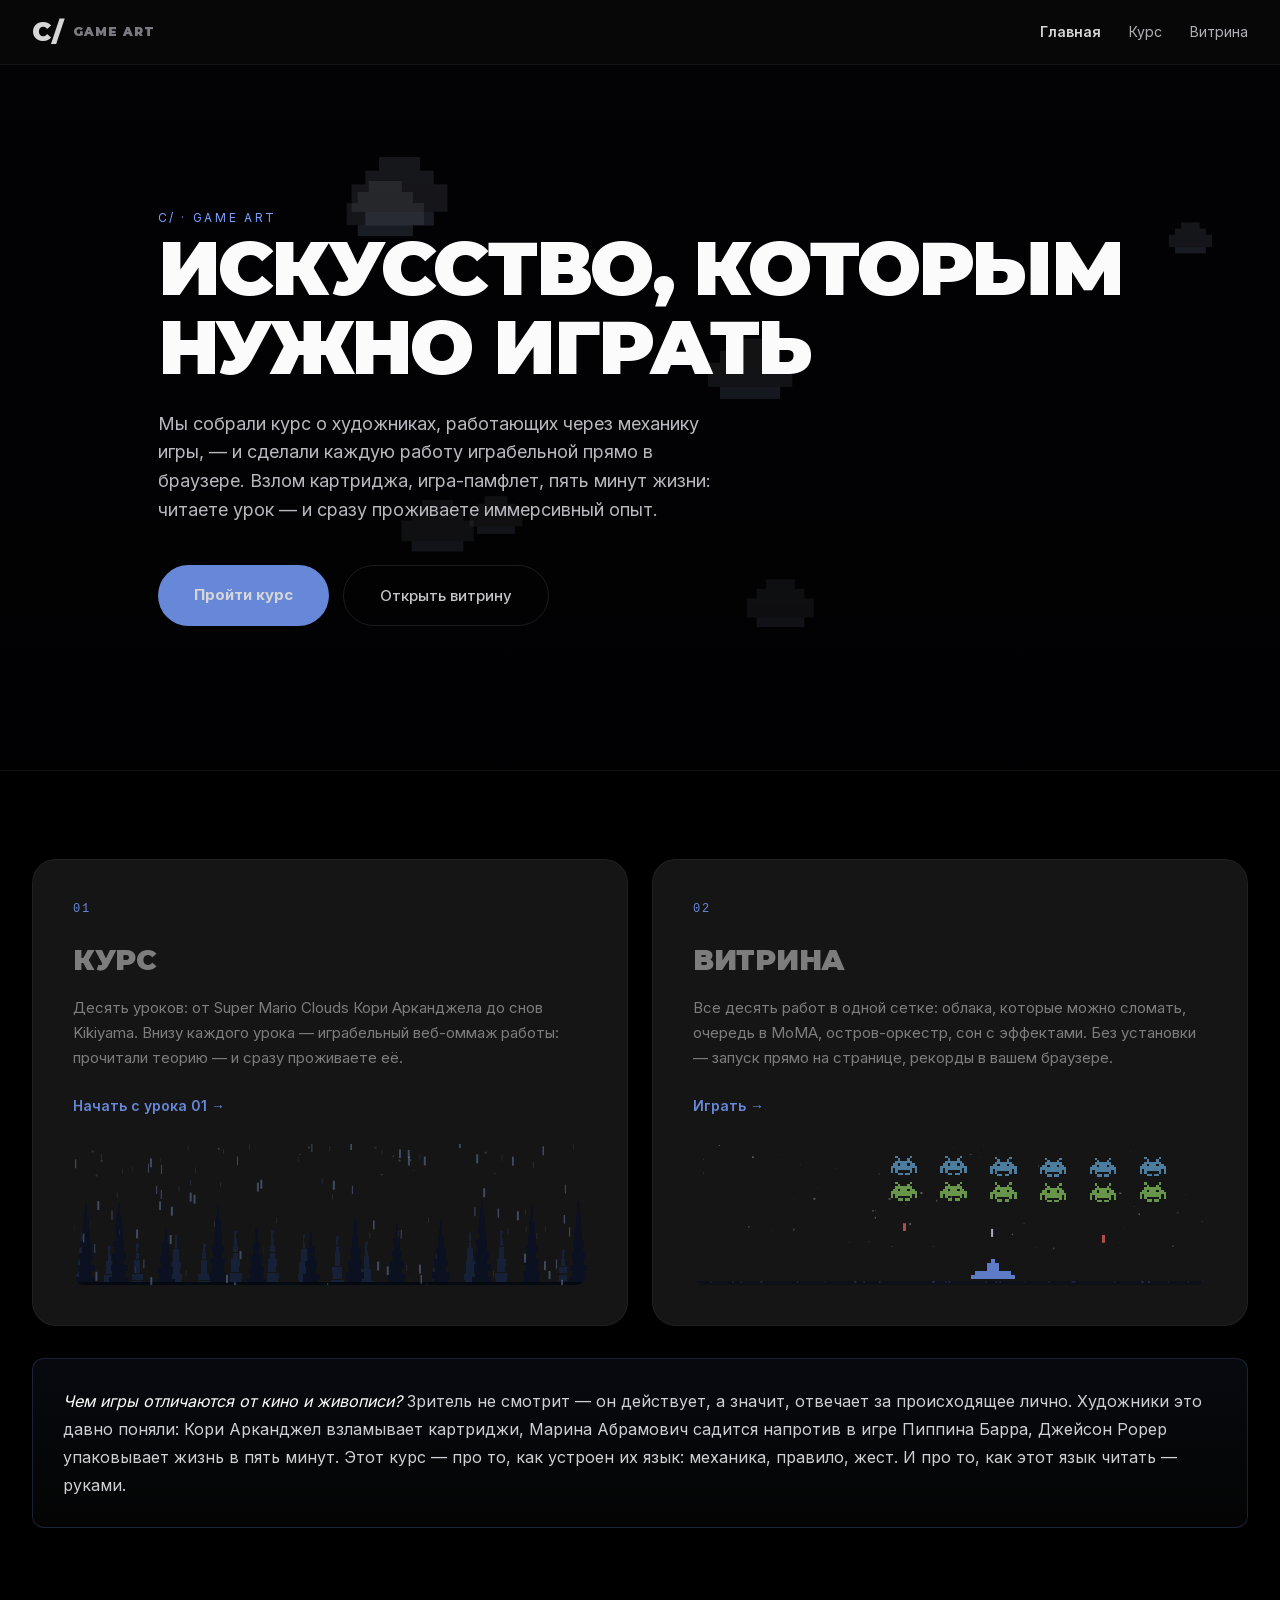
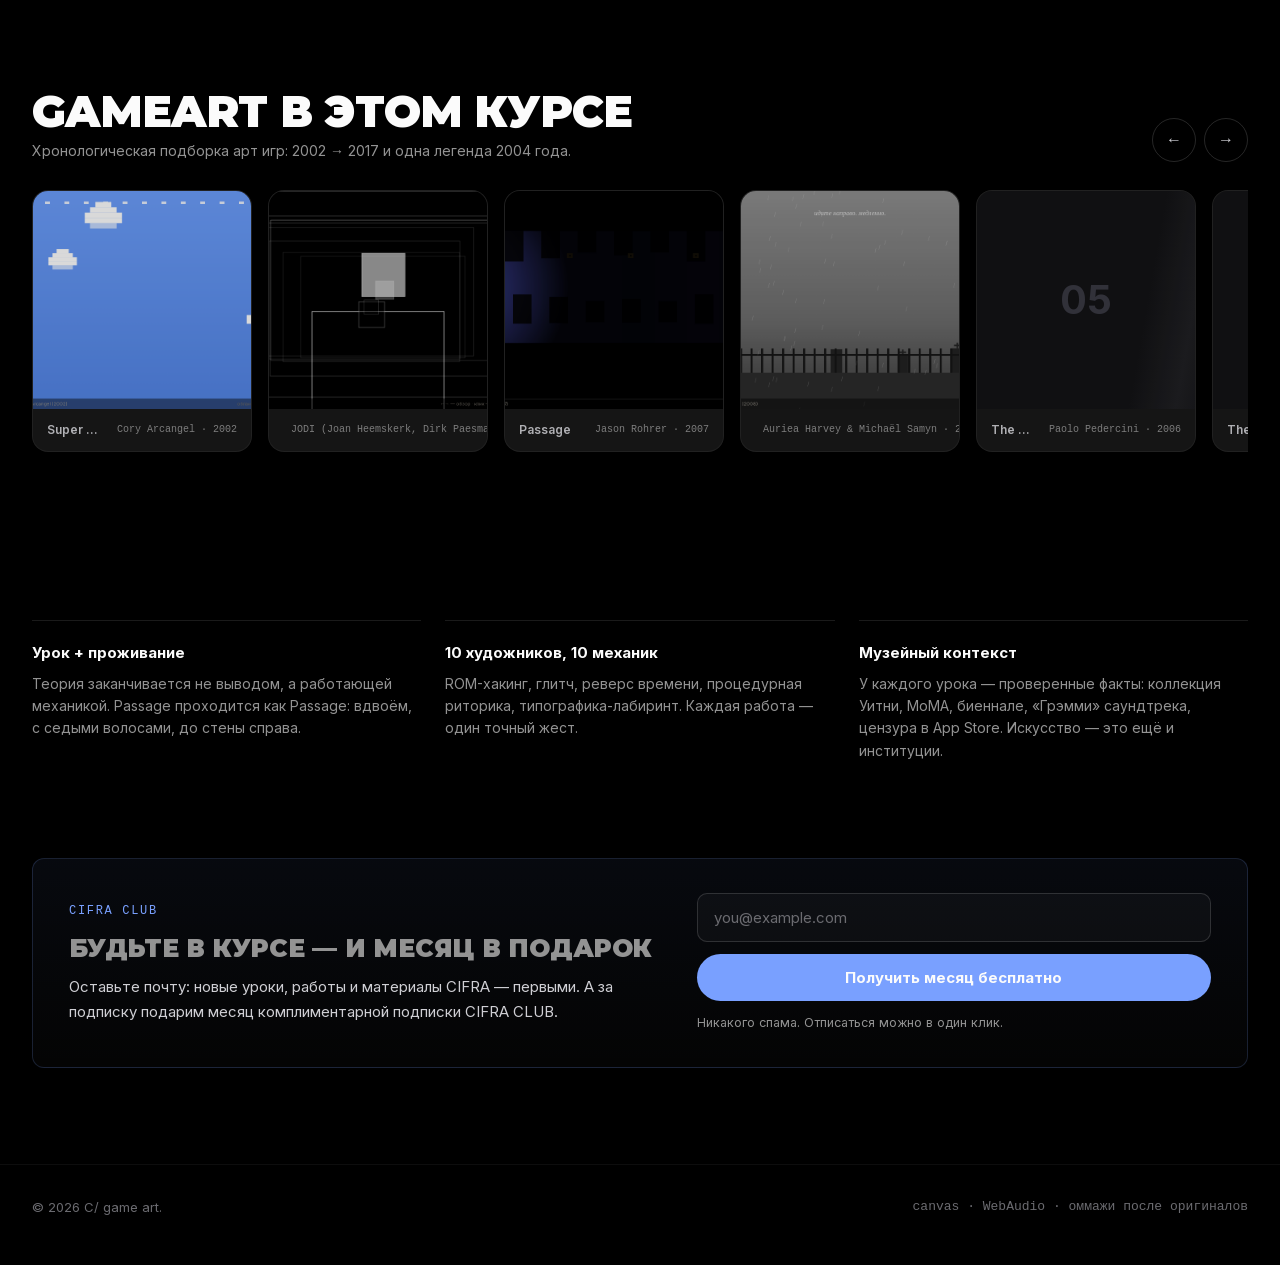
<file: index.html>
<!DOCTYPE html>
<html lang="ru">
<head>
  <meta charset="UTF-8" />
  <meta name="viewport" content="width=device-width, initial-scale=1.0" />
  <title>C/ game art — курс и витрина арт-игр</title>
  <link rel="stylesheet" href="assets/styles.css" />
  <link rel="stylesheet" href="assets/games.css" />
</head>
<body>
  <header class="site-header">
    <div class="wrap">
      <a class="brand" href="index.html">C/<span class="brand-sub">game art</span></a>
      <nav class="nav">
        <a href="index.html" class="active">Главная</a>
        <a href="course.html">Курс</a>
        <a href="arcade.html">Витрина</a>
      </nav>
    </div>
  </header>

  <section class="landing-hero">
    <canvas id="heroCanvas"></canvas>
    <div class="wrap">
      <div class="ga-hero-kicker">C/ · Game Art</div>
      <h1>Искусство, которым<br />нужно играть</h1>
      <p class="hero-sub">Мы собрали курс о художниках, работающих через механику игры, — и сделали каждую работу играбельной прямо в браузере. Взлом картриджа, игра-памфлет, пять минут жизни: читаете урок — и сразу проживаете иммерсивный опыт.</p>
      <div class="hero-cta">
        <a class="btn btn-primary btn-xl" href="course.html">Пройти курс</a>
        <a class="btn btn-ghost btn-xl" href="arcade.html">Открыть витрину</a>
      </div>
    </div>
  </section>

  <main class="wrap">
    <div class="path-grid">
      <a class="path-card" href="course.html">
        <div class="num">01</div>
        <h3>Курс</h3>
        <p>Десять уроков: от Super Mario Clouds Кори Арканджела до снов Kikiyama. Внизу каждого урока — играбельный веб-оммаж работы: прочитали теорию — и сразу проживаете её.</p>
        <span class="go">Начать с урока 01 →</span>
        <canvas class="path-art" id="artCourse" width="640" height="176" aria-hidden="true"></canvas>
      </a>
      <a class="path-card" href="arcade.html">
        <div class="num">02</div>
        <h3>Витрина</h3>
        <p>Все десять работ в одной сетке: облака, которые можно сломать, очередь в MoMA, остров-оркестр, сон с эффектами. Без установки — запуск прямо на странице, рекорды в вашем браузере.</p>
        <span class="go">Играть →</span>
        <canvas class="path-art" id="artArcade" width="640" height="176" aria-hidden="true"></canvas>
      </a>
    </div>

    <div class="ga-manifesto">
      <p><em>Чем игры отличаются от кино и живописи?</em> Зритель не смотрит — он действует, а значит, отвечает за происходящее лично. Художники это давно поняли: Кори Арканджел взламывает картриджи, Марина Абрамович садится напротив в игре Пиппина Барра, Джейсон Рорер упаковывает жизнь в пять минут. Этот курс — про то, как устроен их язык: механика, правило, жест. И про то, как этот язык читать — руками.</p>
    </div>

    <section class="landing-gallery">
      <div class="section-head">
        <div>
          <h2>GameArt в этом курсе</h2>
          <p>Хронологическая подборка арт игр: 2002 → 2017 и одна легенда 2004 года.</p>
        </div>
        <div class="lg-nav">
          <button class="lg-arrow" id="lgPrev" aria-label="Назад">←</button>
          <button class="lg-arrow" id="lgNext" aria-label="Вперёд">→</button>
        </div>
      </div>
      <div class="lg-track" id="lgTrack"></div>
    </section>

    <div class="features">
      <div class="feature">
        <h4>Урок + проживание</h4>
        <p>Теория заканчивается не выводом, а работающей механикой. Passage проходится как Passage: вдвоём, с седыми волосами, до стены справа.</p>
      </div>
      <div class="feature">
        <h4>10 художников, 10 механик</h4>
        <p>ROM-хакинг, глитч, реверс времени, процедурная риторика, типографика-лабиринт. Каждая работа — один точный жест.</p>
      </div>
      <div class="feature">
        <h4>Музейный контекст</h4>
        <p>У каждого урока — проверенные факты: коллекция Уитни, MoMA, биеннале, «Грэмми» саундтрека, цензура в App Store. Искусство — это ещё и институции.</p>
      </div>
    </div>

    <section class="ga-subscribe">
      <div class="ga-sub-text">
        <div class="ga-sub-kicker">CIFRA CLUB</div>
        <h3>Будьте в курсе — и месяц в подарок</h3>
        <p>Оставьте почту: новые уроки, работы и материалы CIFRA — первыми. А за подписку подарим месяц комплиментарной подписки CIFRA CLUB.</p>
      </div>
      <form class="ga-sub-form" id="subForm" novalidate>
        <input type="email" id="subEmail" placeholder="you@example.com" autocomplete="email" inputmode="email" required />
        <button type="submit" class="btn btn-primary">Получить месяц бесплатно</button>
        <p class="ga-sub-note">Никакого спама. Отписаться можно в один клик.</p>
      </form>
    </section>
  </main>

  <footer>
    <div class="wrap">
      <span>© 2026 C/ game art.</span>
      <span class="mono" style="color:#6b6b70;">canvas · WebAudio · оммажи после оригиналов</span>
    </div>
  </footer>

  <script src="assets/games-data.js"></script>
  <script src="assets/games.js"></script>
  <script>
    // Фон героя: пиксельные облака, дрейф и глитч-помехи (после Arcangel & JODI)
    (function () {
      const cv = document.getElementById('heroCanvas');
      const ctx = cv.getContext('2d');
      const reduced = window.matchMedia && window.matchMedia('(prefers-reduced-motion: reduce)').matches;
      let W = 0, H = 0, clouds = [], glitches = [], t = 0;
      function resize() {
        W = cv.width = cv.clientWidth; H = cv.height = cv.clientHeight;
        ctx.fillStyle = '#05060a'; ctx.fillRect(0, 0, W, H);
        clouds = [];
        const n = Math.max(6, Math.floor(W / 180));
        for (let i = 0; i < n; i++) clouds.push({ x: Math.random() * W, y: 30 + Math.random() * (H - 120), s: 0.7 + Math.random() * 1.3, v: 0.2 + Math.random() * 0.5 });
      }
      function cloud(x, y, k) {
        const u = 7 * k;
        ctx.fillStyle = 'rgba(235,238,255,0.16)';
        [[1,5],[0,7],[0,7],[1,5]].forEach((r, i) => ctx.fillRect(x + r[0] * u, y + i * u, r[1] * u, u));
        ctx.fillRect(x + 2 * u, y - u, 3 * u, u);
        ctx.fillStyle = 'rgba(121,160,255,0.10)';
        ctx.fillRect(x + u, y + 3 * u, 5 * u, u);
      }
      function frame() {
        t += 0.016;
        ctx.fillStyle = 'rgba(5,6,10,0.28)'; ctx.fillRect(0, 0, W, H);
        clouds.forEach(c => {
          c.x -= c.v; if (c.x < -140) { c.x = W + 40; c.y = 30 + Math.random() * (H - 120); }
          cloud(c.x, c.y, c.s);
        });
        // глитч-вспышки
        if (Math.random() < 0.03) glitches.push({ y: Math.random() * H, life: 0.12 + Math.random() * 0.15 });
        glitches = glitches.filter(g => (g.life -= 0.016) > 0);
        glitches.forEach(g => {
          ctx.fillStyle = Math.random() > 0.5 ? 'rgba(121,160,255,0.5)' : 'rgba(255,255,255,0.6)';
          ctx.fillRect(Math.random() * W * 0.8, g.y, 40 + Math.random() * 200, 3);
        });
        // редкий ASCII-шум
        if (Math.random() < 0.008) {
          ctx.font = '12px monospace'; ctx.fillStyle = 'rgba(155,227,107,0.5)';
          for (let i = 0; i < 6; i++) ctx.fillText(String.fromCharCode(33 + (Math.random() * 90) | 0), Math.random() * W, Math.random() * H);
        }
        if (!reduced) requestAnimationFrame(frame);
      }
      resize(); window.addEventListener('resize', resize);
      requestAnimationFrame(frame);
    })();

    // Пиксель-арт в карточках путей: ночной лес с дождём и молниями (Курс),
    // восьмибитная битва под звёздами — флотилия пришельцев против корабля (Витрина)
    (function () {
      const reduced = window.matchMedia && window.matchMedia('(prefers-reduced-motion: reduce)').matches;
      function setup(id, draw) {
        const cv = document.getElementById(id);
        if (!cv) return;
        const ctx = cv.getContext('2d');
        const W = cv.width, H = cv.height;
        let t = Math.random() * 40;
        (function frame() {
          t += 0.016;
          ctx.clearRect(0, 0, W, H);
          draw(ctx, W, H, t);
          if (!reduced) requestAnimationFrame(frame);
        })();
      }
      function hash(n) { const x = Math.sin(n * 127.1 + 311.7) * 43758.5453; return x - Math.floor(x); }
      function sprite(ctx, rows, x, y, px, color) {
        ctx.fillStyle = color;
        rows.forEach((row, ry) => {
          for (let cx = 0; cx < row.length; cx++)
            if (row[cx] === 'X') ctx.fillRect(Math.round(x + cx * px), Math.round(y + ry * px), px, px);
        });
      }
      function pine(ctx, x, baseY, h, w, color) {
        ctx.fillStyle = color;
        const xi = Math.round(x);
        const trunkH = Math.max(2, Math.round(h * 0.1));
        // ствол
        ctx.fillRect(xi - 1, Math.round(baseY) - trunkH, 3, trunkH + 1);
        // крона: сужающиеся кверху ярусы с зубцами — силуэт ели
        const top = Math.round(baseY) - h;
        const bodyH = h - trunkH;
        const segs = Math.max(5, Math.round(bodyH / 7));
        for (let i = 0; i < segs; i++) {
          const f = i / (segs - 1);
          const yy = Math.round(top + f * bodyH);
          const hh = Math.max(2, Math.round(bodyH / segs));
          let ww = Math.round(w * (0.14 + 0.86 * f));
          if (i % 2 === 1) ww = Math.max(2, Math.round(ww * 0.74)); // зигзаг краёв
          ctx.fillRect(xi - (ww >> 1), yy, ww, hh + (i === segs - 1 ? 2 : 1));
        }
        ctx.fillRect(xi - 1, top - 3, 3, 4); // остриё
      }
      function bolt(ctx, seed, W, flash) {
        const x0 = 60 + seed * (W - 120);
        ctx.lineWidth = 2;
        ctx.strokeStyle = 'rgba(245,248,255,' + (0.9 * flash) + ')';
        ctx.beginPath();
        let y = -6, bx = x0;
        ctx.moveTo(bx, y);
        while (y < 96) {
          bx += (hash(y * 3.7 + seed * 91) - 0.5) * 30;
          y += 10 + hash(y * 1.3 + seed * 17) * 9;
          ctx.lineTo(bx, y);
        }
        ctx.stroke();
        ctx.lineWidth = 5;
        ctx.strokeStyle = 'rgba(180,205,255,' + (0.3 * flash) + ')';
        ctx.stroke();
      }

      // 01 Курс: невысокий пиксельный лес, дождь и редкие молнии; небо прозрачное, как на второй карточке
      setup('artCourse', (ctx, W, H, t) => {
        // вспышка: цикл 9с, молния в последней доле цикла; без заливки экрана — только стрела
        const cyc = Math.floor(t / 9);
        const ph = (t % 9) / 9;
        let flash = 0;
        if (ph > 0.88) {
          const u = (ph - 0.88) / 0.12;
          flash = Math.max(0, Math.sin(u * Math.PI) * (0.78 + 0.22 * Math.sin(u * 30)));
        }
        if (flash > 0.2) bolt(ctx, hash(cyc * 7.3), W, flash);

        // тусклые звёзды в просветах неба
        for (let i = 0; i < 14; i++) {
          const a = 0.1 + 0.16 * Math.abs(Math.sin(t * 0.9 + i * 2.1));
          ctx.fillStyle = 'rgba(200,214,255,' + a + ')';
          ctx.fillRect(hash(i * 3.1) * W, hash(i * 5.7) * 44, 2, 2);
        }

        // лес: дальняя и ближняя древесные полосы
        for (let i = 0; i < 17; i++) {
          pine(ctx, i * 40 + hash(i * 1.7) * 14, H, 38 + hash(i * 2.9) * 30, 17, '#1a2742');
        }
        for (let i = 0; i < 12; i++) {
          pine(ctx, i * 56 + hash(i * 4.3) * 20, H, 62 + hash(i * 6.1) * 46, 24, '#0d1526');
        }
        // земля
        ctx.fillStyle = '#070b14';
        ctx.fillRect(0, H - 4, W, 4);

        // дождь — две глубины, неторопливый
        for (let layer = 0; layer < 2; layer++) {
          const n = layer ? 60 : 45;
          ctx.fillStyle = layer ? 'rgba(150,180,255,0.4)' : 'rgba(150,180,255,0.16)';
          for (let i = 0; i < n; i++) {
            const k = i + layer * 100;
            const sp = layer ? 150 : 85;
            const x = (hash(k * 3.3) * (W + 40) + t * 11) % (W + 40) - 20;
            const y = (hash(k * 7.9) * H + t * sp) % (H + 16) - 8;
            ctx.fillRect(x, y, layer ? 2 : 1, layer ? 11 : 7);
          }
        }
      });

      // 02 Витрина: звёздный небосвод, марширующая флотилия и корабль игрока
      const INV = [
        '..X.....X..',
        '...X...X...',
        '..XXXXXXX..',
        '.XX.XXX.XX.',
        'XXXXXXXXXXX',
        'X.XXXXXXX.X',
        'X.X.....X.X',
        '...XX.XX...'
      ];
      const SHIP = [
        '.....X.....',
        '....XXX....',
        '....XXX....',
        '.XXXXXXXXX.',
        'XXXXXXXXXXX'
      ];
      setup('artArcade', (ctx, W, H, t) => {
        // три слоя звёзд с параллаксом
        for (let layer = 0; layer < 3; layer++) {
          for (let i = 0; i < 22; i++) {
            const k = i + layer * 61;
            const x = ((hash(k * 3.7) * W - t * (3 + layer * 4)) % W + W) % W;
            const y = hash(k * 9.1) * (H - 46);
            const tw = 0.3 + 0.7 * Math.abs(Math.sin(t * (0.8 + hash(k)) + k));
            ctx.fillStyle = 'rgba(235,238,255,' + ((0.12 + layer * 0.14) * tw) + ')';
            ctx.fillRect(x, y, layer === 2 ? 2 : 1, layer === 2 ? 2 : 1);
          }
        }

        // флотилия: 2 ряда по 6, марш вправо-влево со снижением
        const cyc = Math.floor(t / 14);
        const ph = t % 14;
        const dir = cyc % 2 ? -1 : 1;
        const off = dir * (Math.min(ph, 10) * 13 - (dir < 0 ? 130 : 0));
        const drop = (cyc % 3) * 9;
        const fx = 116 + off;
        for (let r = 0; r < 2; r++) {
          for (let c = 0; c < 6; c++) {
            const bob = Math.sin(t * 3 + c) * 1.5;
            sprite(ctx, INV, fx + c * 62, 16 + r * 32 + drop + bob, 3,
              r ? 'rgba(155,227,107,0.75)' : 'rgba(120,200,255,0.7)');
          }
        }

        // корабль игрока ползает вдоль низа и стреляет
        const sx = W / 2 - 27 + Math.sin(t * 0.55) * (W / 2 - 100);
        const sy = H - 32;
        sprite(ctx, SHIP, sx, sy, 5, 'rgba(121,160,255,0.9)');
        for (let i = 0; i < 2; i++) {
          const phs = (t * 0.5 + i * 0.5) % 1;
          if (phs < 0.8) {
            const shotY = sy - 6 - phs * (sy - 70);
            ctx.fillStyle = 'rgba(235,238,255,0.85)';
            ctx.fillRect(sx + 25, shotY, 3, 10);
          }
        }
        // ответные выстрелы пришельцев
        for (let i = 0; i < 3; i++) {
          const col = Math.floor(hash(i * 13.7 + cyc) * 6);
          const phs = (t * 0.4 + i * 0.37) % 1;
          const bx = fx + col * 62 + 15;
          const by = 16 + 32 + drop + 24 + phs * (sy - 88);
          if (phs > 0.15) {
            ctx.fillStyle = 'rgba(255,107,107,0.8)';
            ctx.fillRect(bx, by, 4, 9);
          }
        }

        // грунт
        ctx.fillStyle = '#10131d';
        ctx.fillRect(0, H - 5, W, 5);
        for (let i = 0; i < 26; i++) {
          ctx.fillStyle = 'rgba(121,160,255,' + (0.1 + 0.14 * hash(i * 2.2)) + ')';
          ctx.fillRect(hash(i * 5.1) * W, H - 5, 2, 2);
        }
      });
    })();

    // Лента работ: карточки-ссылки на витрину + живые миниатюры из движка
    (function () {
      const track = document.getElementById('lgTrack');
      document.getElementById('lgPrev').addEventListener('click', () => track.scrollBy({ left: -480, behavior: 'smooth' }));
      document.getElementById('lgNext').addEventListener('click', () => track.scrollBy({ left: 480, behavior: 'smooth' }));
      GAME_COURSE.forEach((L, i) => {
        const a = document.createElement('a');
        a.className = 'lg-card';
        a.href = 'arcade.html';
        a.innerHTML = '<div class="lg-skeleton" style="display:flex;align-items:center;justify-content:center;color:#3a3a44;font:700 40px Inter,sans-serif;">' +
          String(i + 1).padStart(2, '0') + '</div>' +
          '<img class="lg-thumb" alt="' + L.work + '" style="display:none;" />' +
          '<div class="lg-meta"><span class="lg-algo">' + L.work + '</span><span class="lg-seed">' + L.artist + ' · ' + L.year + '</span></div>';
        track.appendChild(a);
      });
      // миниатюры: прогоняем каждую игру в фоне, ждём прорисовки кадров
      function captureThumb(L, img, skeleton, delay) {
        setTimeout(() => {
          const host = document.createElement('div');
          host.style.cssText = 'position:fixed;left:-9999px;top:0;width:640px;';
          document.body.appendChild(host);
          const api = GameArt.mountGame(host, L.game, {});
          let frames = 0;
          (function pump() {
            if (++frames >= 45) {
              try {
                img.src = api.canvas.toDataURL('image/png');
                img.style.display = 'block';
                skeleton.style.display = 'none';
              } catch (e) { }
              api.destroy(); host.remove();
              return;
            }
            requestAnimationFrame(pump);
          })();
        }, delay);
      }
      document.querySelectorAll('.lg-thumb').forEach((img, i) => {
        const L = GAME_COURSE[i];
        captureThumb(L, img, img.previousElementSibling, 100 + i * 150);
      });
    })();
  </script>

  <script>
    // Подписка CIFRA CLUB: валидация, сохранение локально, состояние «готово»
    (function () {
      const form = document.getElementById('subForm');
      if (!form) return;
      const KEY = 'ga-subscribers';
      const input = document.getElementById('subEmail');
      const done = (email) => {
        form.innerHTML = '<p class="ga-sub-ok">Готово! На <b>' + email.replace(/</g, '&lt;') +
          '</b> придёт письмо — месяц CIFRA CLUB уже ваш.</p>';
      };
      try {
        const saved = JSON.parse(localStorage.getItem(KEY) || '[]');
        if (saved.length) input.value = saved[saved.length - 1];
      } catch (e) { /* приватный режим */ }
      input.addEventListener('input', () => input.classList.remove('ga-sub-err'));
      form.addEventListener('submit', (e) => {
        e.preventDefault();
        const email = (input.value || '').trim();
        if (!/^[^\s@]+@[^\s@]+\.[^\s@]{2,}$/.test(email)) {
          input.classList.add('ga-sub-err');
          input.focus();
          return;
        }
        try {
          const list = JSON.parse(localStorage.getItem(KEY) || '[]');
          list.push(email);
          localStorage.setItem(KEY, JSON.stringify(list));
        } catch (err) { /* приватный режим */ }
        done(email);
      });
    })();
  </script>
</body>
</html>
</file>
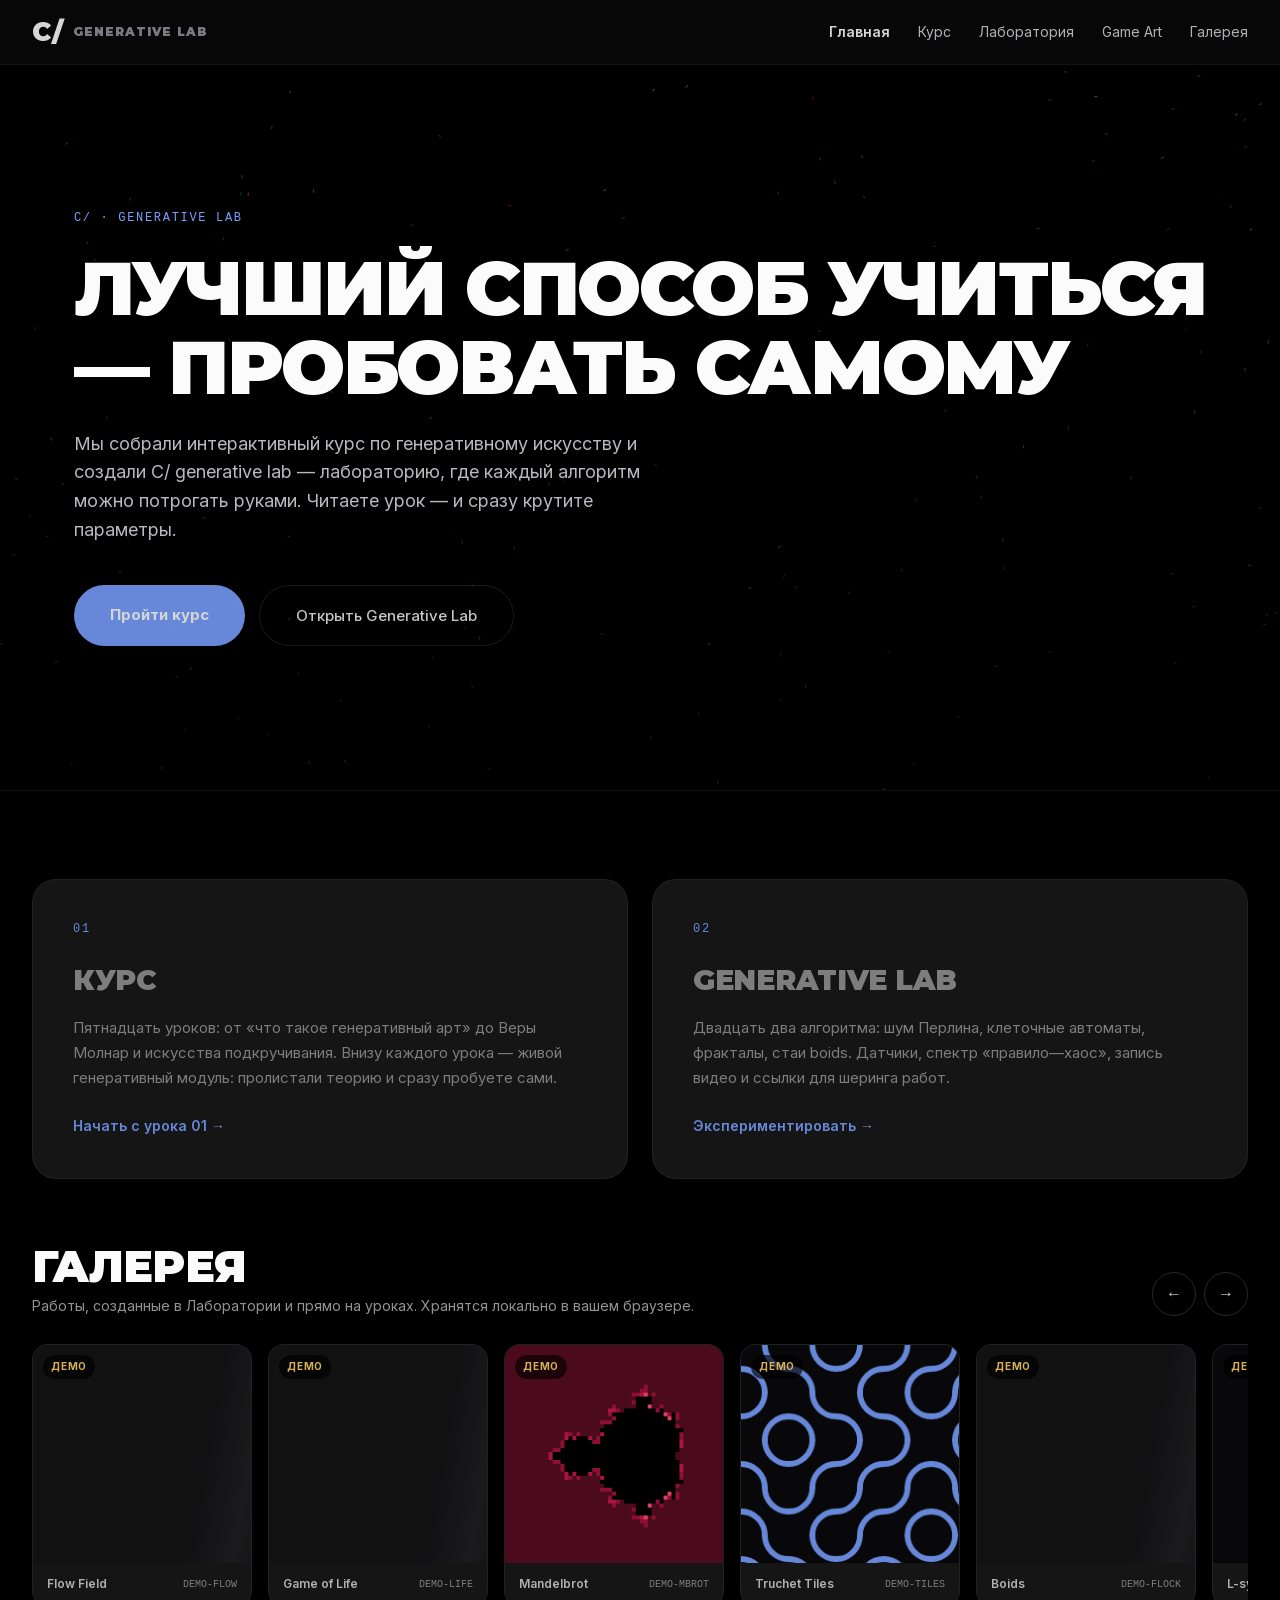
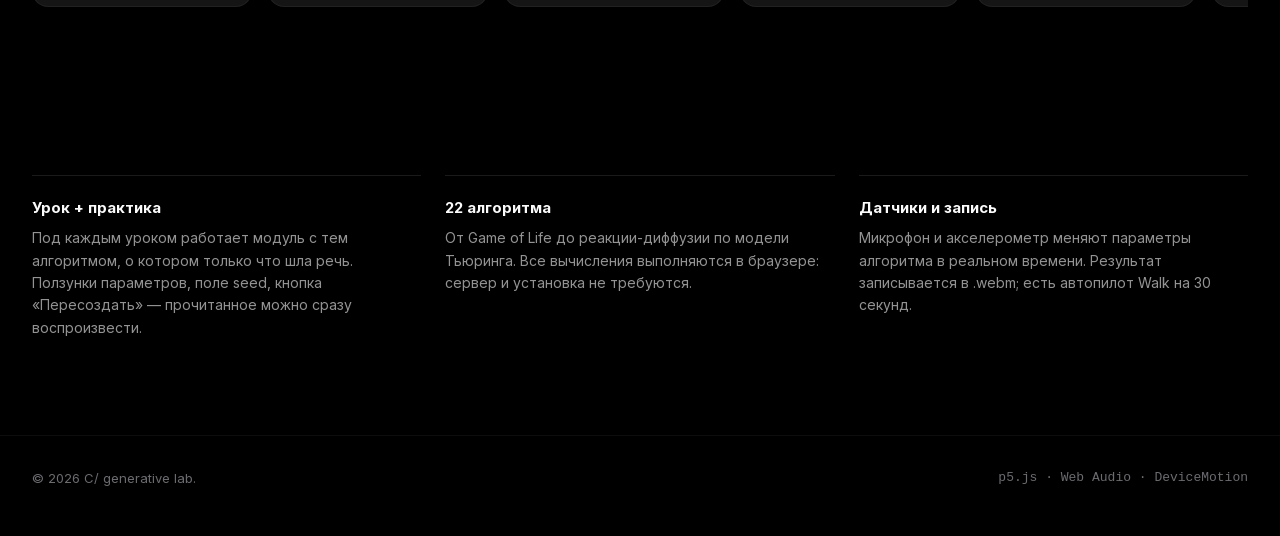
<file: lab/index.html>
<!DOCTYPE html>
<html lang="ru">
<head>
  <meta charset="UTF-8" />
  <meta name="viewport" content="width=device-width, initial-scale=1.0" />
  <title>C/ generative lab — курс и лаборатория по генеративному искусству</title>
  <link rel="stylesheet" href="assets/styles.css" />
</head>
<body>
  <header class="site-header">
    <div class="wrap">
      <a class="brand" href="index.html">C/<span class="brand-sub">generative lab</span></a>
      <nav class="nav">
        <a href="index.html" class="active">Главная</a>
        <a href="course.html">Курс</a>
        <a href="lab.html">Лаборатория</a>
        <a href="../index.html">Game Art</a>
        <a href="#gallery" class="nav-anchor">Галерея</a>
      </nav>
    </div>
  </header>

  <section class="landing-hero">
    <canvas id="heroCanvas"></canvas>
    <div class="wrap">
      <div class="hero-kicker">C/ · Generative Lab</div>
      <h1>Лучший способ учиться<br />— пробовать самому</h1>
      <p class="hero-sub">Мы собрали интерактивный курс по генеративному искусству и создали C/ generative lab — лабораторию, где каждый алгоритм можно потрогать руками. Читаете урок — и сразу крутите параметры.</p>
      <div class="hero-cta">
        <a class="btn btn-primary btn-xl" href="course.html">Пройти курс</a>
        <a class="btn btn-ghost btn-xl" href="lab.html">Открыть Generative Lab</a>
      </div>
    </div>
  </section>

  <main class="wrap">
    <div class="path-grid">
      <a class="path-card" href="course.html">
        <div class="num">01</div>
        <h3>Курс</h3>
        <p>Пятнадцать уроков: от «что такое генеративный арт» до Веры Молнар и искусства подкручивания. Внизу каждого урока — живой генеративный модуль: пролистали теорию и сразу пробуете сами.</p>
        <span class="go">Начать с урока 01 →</span>
      </a>
      <a class="path-card" href="lab.html">
        <div class="num">02</div>
        <h3>Generative Lab</h3>
        <p>Двадцать два алгоритма: шум Перлина, клеточные автоматы, фракталы, стаи boids. Датчики, спектр «правило—хаос», запись видео и ссылки для шеринга работ.</p>
        <span class="go">Экспериментировать →</span>
      </a>
    </div>

    <section class="landing-gallery" id="gallery">
      <div class="section-head">
        <div>
          <h2>Галерея</h2>
          <p>Работы, созданные в Лаборатории и прямо на уроках. Хранятся локально в вашем браузере.</p>
        </div>
        <div class="lg-nav">
          <button class="lg-arrow" id="lgPrev" aria-label="Назад">←</button>
          <button class="lg-arrow" id="lgNext" aria-label="Вперёд">→</button>
        </div>
      </div>
      <div class="lg-track" id="lgTrack"></div>
    </section>

    <div class="features">
      <div class="feature">
        <h4>Урок + практика</h4>
        <p>Под каждым уроком работает модуль с тем алгоритмом, о котором только что шла речь. Ползунки параметров, поле seed, кнопка «Пересоздать» — прочитанное можно сразу воспроизвести.</p>
      </div>
      <div class="feature">
        <h4>22 алгоритма</h4>
        <p>От Game of Life до реакции-диффузии по модели Тьюринга. Все вычисления выполняются в браузере: сервер и установка не требуются.</p>
      </div>
      <div class="feature">
        <h4>Датчики и запись</h4>
        <p>Микрофон и акселерометр меняют параметры алгоритма в реальном времени. Результат записывается в .webm; есть автопилот Walk на 30 секунд.</p>
      </div>
    </div>
  </main>

  <footer>
    <div class="wrap">
      <span>© 2026 C/ generative lab.</span>
      <span class="mono" style="color:#6b6b70;">p5.js · Web Audio · DeviceMotion</span>
    </div>
  </footer>

  <script>
    // Генеративный фон hero: потоковое поле на чистом canvas 2D
    (function () {
      const cv = document.getElementById('heroCanvas');
      const ctx = cv.getContext('2d');
      const reduced = window.matchMedia && window.matchMedia('(prefers-reduced-motion: reduce)').matches;
      let W = 0, H = 0, parts = [];
      const COLORS = ['121,160,255', '255,209,102', '6,214,160', '239,71,111'];
      function resize() {
        W = cv.width = cv.clientWidth;
        H = cv.height = cv.clientHeight;
        ctx.fillStyle = '#000';
        ctx.fillRect(0, 0, W, H);
      }
      function spawn(p) {
        p.x = Math.random() * W;
        p.y = Math.random() * H;
        p.c = COLORS[(Math.random() * COLORS.length) | 0];
        return p;
      }
      function init() {
        parts = [];
        const n = Math.min(320, Math.max(80, Math.floor(W * H / 6000)));
        for (let i = 0; i < n; i++) parts.push(spawn({}));
      }
      let t = Math.random() * 100;
      function frame() {
        t += 0.004;
        ctx.fillStyle = 'rgba(0,0,0,0.05)';
        ctx.fillRect(0, 0, W, H);
        ctx.lineWidth = 1.2;
        for (const p of parts) {
          const a = Math.sin(p.x * 0.0024 + t * 1.7) + Math.cos(p.y * 0.0021 - t * 1.1);
          const ang = a * Math.PI;
          const nx = p.x + Math.cos(ang) * 1.6;
          const ny = p.y + Math.sin(ang) * 1.6;
          ctx.strokeStyle = 'rgba(' + p.c + ',0.5)';
          ctx.beginPath();
          ctx.moveTo(p.x, p.y);
          ctx.lineTo(nx, ny);
          ctx.stroke();
          p.x = nx; p.y = ny;
          if (p.x < -10 || p.x > W + 10 || p.y < -10 || p.y > H + 10 || Math.random() < 0.002) spawn(p);
        }
        if (!reduced) requestAnimationFrame(frame);
      }
      resize(); init();
      window.addEventListener('resize', () => { resize(); init(); if (reduced) frame(); });
      requestAnimationFrame(frame);
    })();
  </script>

  <script>
    // Галерея-карусель: работы из общей коллекции, иначе — демо, сгенерированные на лету
    (function () {
      const track = document.getElementById('lgTrack');
      const LABELS = { perlin_noise: 'Perlin Noise', flow_field: 'Flow Field', curl_noise: 'Curl Noise', wave_interference: 'Wave Interference', truchet: 'Truchet Tiles', phyllotaxis: 'Phyllotaxis', game_of_life: 'Game of Life', maze: 'Maze', spirograph: 'Spirograph', pythagoras: 'Pythagoras Tree', barnsley: 'Barnsley Fern', lorenz: 'Lorenz', clifford: 'Clifford', boids: 'Boids', reaction_diffusion: 'Reaction-Diffusion', mandelbrot: 'Mandelbrot', julia: 'Julia', voronoi: 'Voronoi', lsystem: 'L-systems', penrose: 'Penrose', lissajous: 'Lissajous', dla: 'DLA' };

      document.getElementById('lgPrev').addEventListener('click', () => track.scrollBy({ left: -480, behavior: 'smooth' }));
      document.getElementById('lgNext').addEventListener('click', () => track.scrollBy({ left: 480, behavior: 'smooth' }));

      function loadGallerySafe() {
        try { return JSON.parse(localStorage.getItem('cifra-gallery-v6') || '[]'); } catch { return []; }
      }

      function labLink(algoId, seed, config) {
        const url = new URL('lab.html', location.href);
        url.searchParams.set('algo', algoId);
        url.searchParams.set('seed', seed);
        if (config) {
          for (const [k, v2] of Object.entries(config)) {
            if (typeof v2 === 'number') url.searchParams.set(k, String(v2));
          }
        }
        return url.toString();
      }

      function makeCard(algoId, seed, isDemo) {
        const a = document.createElement('a');
        a.className = 'lg-card';
        a.href = labLink(algoId, seed, null);
        a.innerHTML = (isDemo ? '<span class="lg-demo">демо</span>' : '') +
          '<div class="lg-skeleton"></div>' +
          '<div class="lg-meta"><span class="lg-algo">' + (LABELS[algoId] || algoId) + '</span>' +
          '<span class="lg-seed">' + seed + '</span></div>';
        return a;
      }

      function fillCard(card, item) {
        card.href = labLink(item.algorithm, item.seed, item.config);
        const sk = card.querySelector('.lg-skeleton');
        if (sk) {
          const img = document.createElement('img');
          img.src = item.thumb;
          img.alt = item.algorithm + ' ' + item.seed;
          sk.replaceWith(img);
        }
      }

      const works = loadGallerySafe();
      if (works.length) {
        for (const w of works.slice(0, 24)) {
          const card = makeCard(w.algorithm, w.seed, false);
          track.appendChild(card);
          fillCard(card, w);
        }
        return;
      }

      // Коллекция пуста → лениво подгружаем движок и генерируем демо-работы
      const DEMOS = [
        { algo: 'flow_field', seed: 'DEMO-FLOW', frames: 140 },
        { algo: 'game_of_life', seed: 'DEMO-LIFE', frames: 80 },
        { algo: 'mandelbrot', seed: 'DEMO-MBROT', frames: 3 },
        { algo: 'truchet', seed: 'DEMO-TILES', frames: 3 },
        { algo: 'boids', seed: 'DEMO-FLOCK', frames: 100 },
        { algo: 'lsystem', seed: 'DEMO-TREE', frames: 3 },
      ];

      function loadScript(src) {
        return new Promise((res, rej) => {
          const sc = document.createElement('script');
          sc.src = src; sc.onload = res; sc.onerror = rej;
          document.head.appendChild(sc);
        });
      }

      function renderDemo(card, d) {
        return new Promise((resolve) => {
          const holder = document.createElement('div');
          holder.style.cssText = 'position:fixed;left:-9999px;top:0;width:220px;height:220px;pointer-events:none;';
          document.body.appendChild(holder);
          const mod = mountModule(holder, d.algo, {}, d.seed);
          const t0 = Date.now();
          const cleanup = () => { mod.remove(); holder.remove(); };
          const tick = () => {
            const p = mod._st.p;
            if (p && p.width > 20 && p.frameCount >= d.frames) {
              const thumb = mod.snapshot();
              fillCard(card, { algorithm: d.algo, seed: d.seed, thumb });
              cleanup(); resolve(); return;
            }
            if (Date.now() - t0 > 8000) {
              card.remove(); cleanup(); resolve(); return;
            }
            requestAnimationFrame(tick);
          };
          requestAnimationFrame(tick);
        });
      }

      (async () => {
        const cards = DEMOS.map(d => {
          const c = makeCard(d.algo, d.seed, true);
          track.appendChild(c);
          return c;
        });
        try {
          await loadScript('assets/p5.min.js');
          await loadScript('assets/engine.js');
        } catch {
          track.innerHTML = '<div class="lg-empty">Откройте Лабораторию и создайте первую работу — она появится здесь.</div>';
          return;
        }
        await Promise.all(DEMOS.map((d, i) => renderDemo(cards[i], d)));
        if (!track.children.length) {
          track.innerHTML = '<div class="lg-empty">Откройте Лабораторию и создайте первую работу — она появится здесь.</div>';
        }
      })();
    })();
  </script>
</body>
</html>
</file>
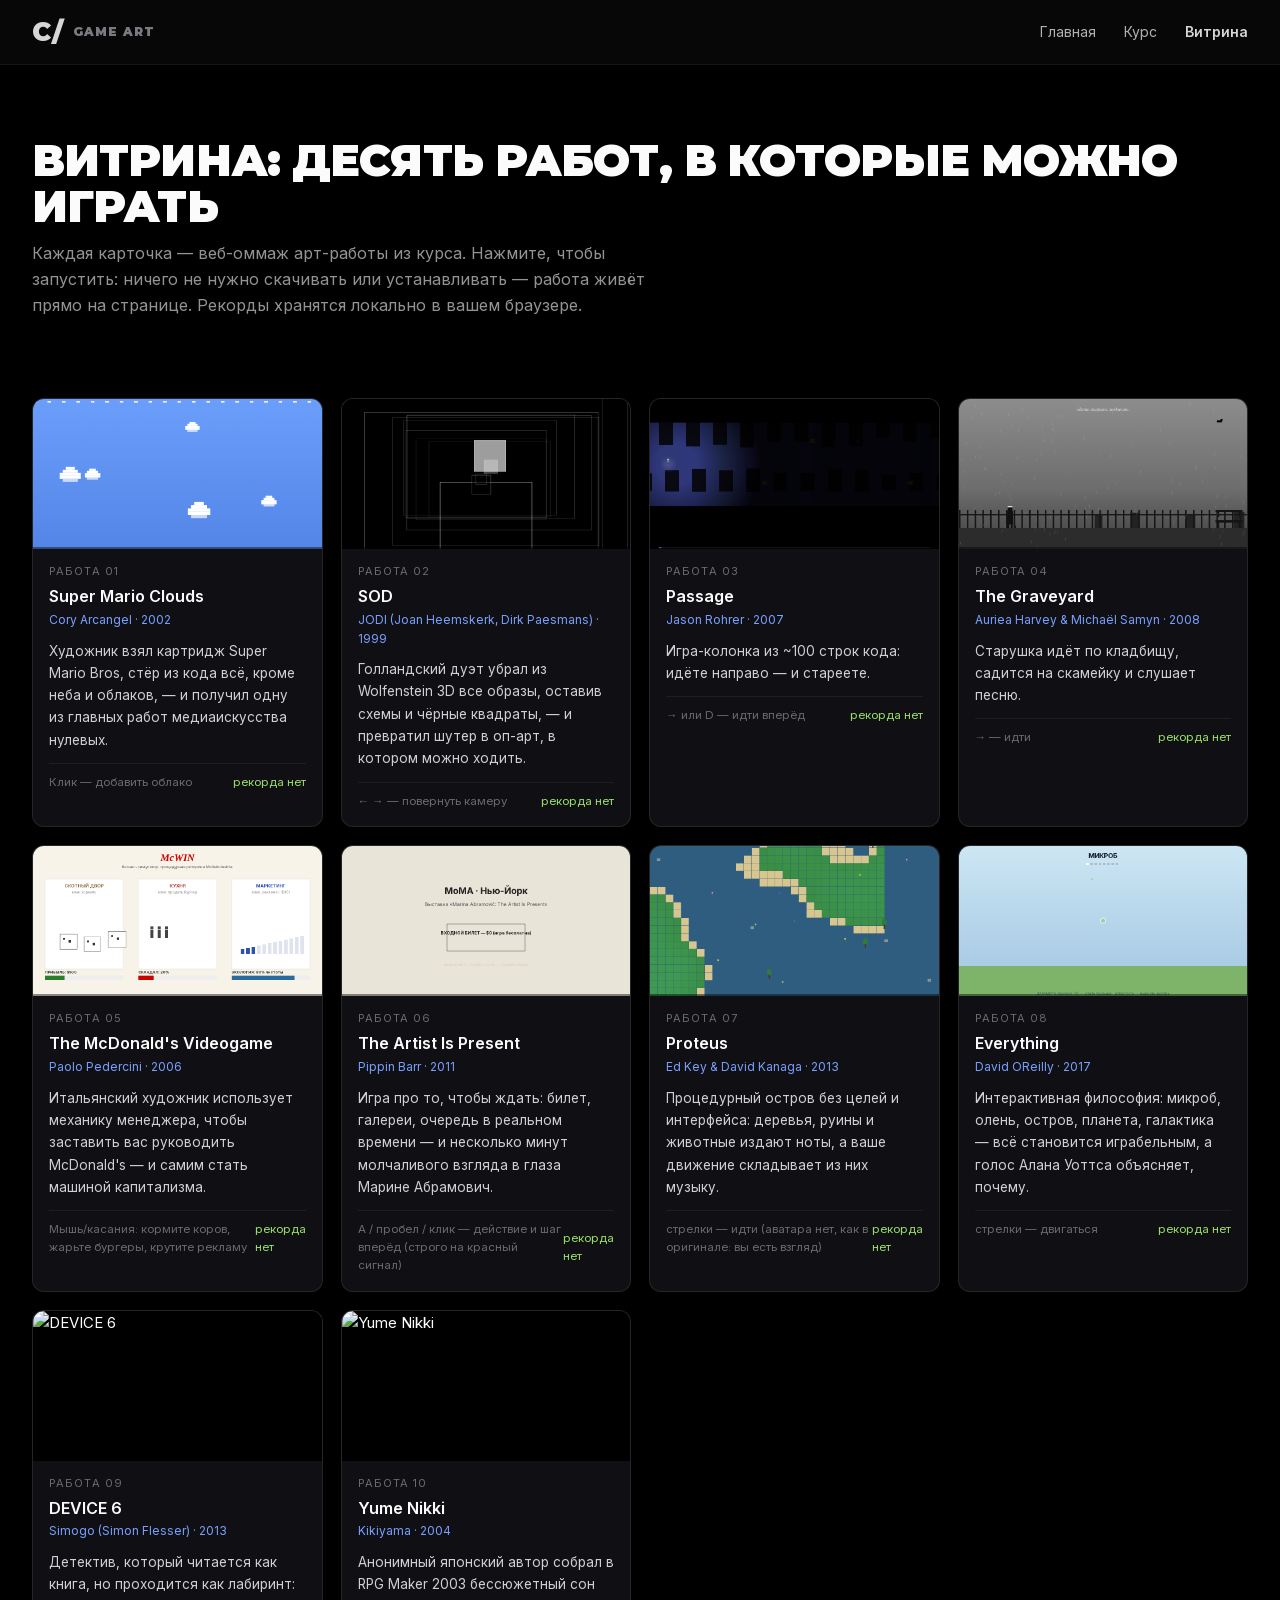
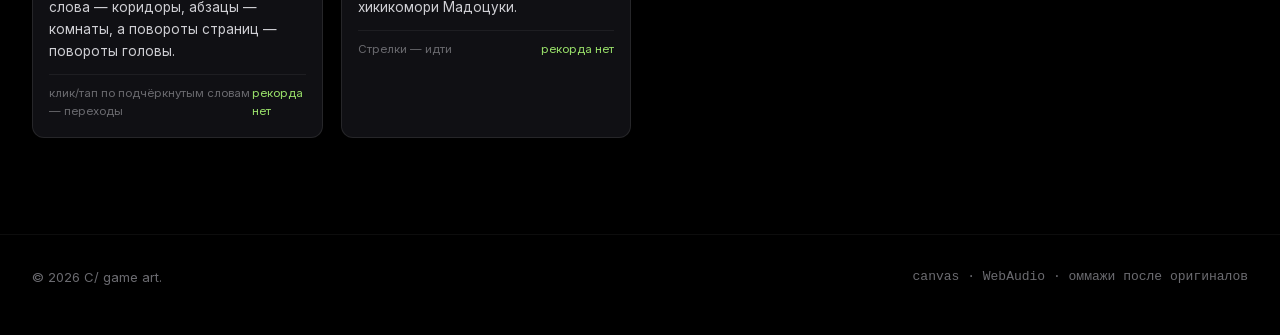
<file: arcade.html>
<!DOCTYPE html>
<html lang="ru">
<head>
  <meta charset="UTF-8" />
  <meta name="viewport" content="width=device-width, initial-scale=1.0" />
  <title>C/ game art — витрина работ</title>
  <link rel="stylesheet" href="assets/styles.css" />
  <link rel="stylesheet" href="assets/games.css" />
</head>
<body>
  <header class="site-header">
    <div class="wrap">
      <a class="brand" href="index.html">C/<span class="brand-sub">game art</span></a>
      <nav class="nav">
        <a href="index.html">Главная</a>
        <a href="course.html">Курс</a>
        <a href="arcade.html" class="active">Витрина</a>
      </nav>
    </div>
  </header>

  <main class="wrap">
    <div class="page-head">
      <h1>Витрина: десять работ, в которые можно играть</h1>
      <p>Каждая карточка — веб-оммаж арт-работы из курса. Нажмите, чтобы запустить: ничего не нужно скачивать или устанавливать — работа живёт прямо на странице. Рекорды хранятся локально в вашем браузере.</p>
    </div>
    <div class="arc-grid" id="arcGrid"></div>
  </main>

  <footer>
    <div class="wrap">
      <span>© 2026 C/ game art.</span>
      <span class="mono" style="color:#6b6b70;">canvas · WebAudio · оммажи после оригиналов</span>
    </div>
  </footer>

  <div class="arc-modal" id="arcModal">
    <div class="arc-modal-box">
      <button class="arc-modal-close" id="amClose" aria-label="Закрыть">×</button>
      <div class="arc-modal-head">
        <div>
          <h3 id="amTitle"></h3>
          <div class="sub" id="amSub"></div>
          <p class="arc-desc" id="amDesc"></p>
        </div>
      </div>
      <div class="arc-modal-actions">
        <a class="btn btn-ghost" id="amOfficial" target="_blank" rel="noopener">оригинал ↗</a>
        <a class="btn btn-ghost" id="amLesson">о работе →</a>
      </div>
      <div id="amHolder"></div>
      <p class="ga-hint" id="amHint"></p>
    </div>
  </div>

  <script src="assets/games-data.js"></script>
  <script src="assets/games.js"></script>
  <script>
    const grid = document.getElementById('arcGrid');
    const modal = document.getElementById('arcModal');
    const holder = document.getElementById('amHolder');
    let current = null;

    function best(id) {
      try { return JSON.parse(localStorage.getItem('ga-best') || '{}')[id] ?? null; } catch { return null; }
    }
    function saveBest(id, s) {
      try {
        const all = JSON.parse(localStorage.getItem('ga-best') || '{}');
        if (s !== null && (all[id] === undefined || s > all[id])) { all[id] = s; localStorage.setItem('ga-best', JSON.stringify(all)); return true; }
      } catch { }
      return false;
    }

    const thumbs = {};
    function buildCards() {
      grid.innerHTML = '';
      GAME_COURSE.forEach((L, idx) => {
        const card = document.createElement('div');
        card.className = 'arc-card';
        const b = best(L.game);
        card.innerHTML = `
          <img class="arc-thumb" data-game="${L.game}" alt="${L.work}" />
          <div class="arc-body">
            <div class="arc-num">РАБОТА ${L.num}</div>
            <div class="arc-title">${L.work}</div>
            <div class="arc-artist">${L.artist} · ${L.year}</div>
            <p class="arc-desc">${L.summary.split('.')[0]}.</p>
            <div class="arc-foot">
              <span>${L.controls.split('·')[0]}</span>
              <span class="arc-best">${b === null ? 'рекорда нет' : 'лучший: ' + b}</span>
            </div>
          </div>`;
        card.addEventListener('click', () => openGame(idx));
        grid.appendChild(card);
      });
      // миниатюры: прогоняем каждую игру пару кадров в фоне
      document.querySelectorAll('.arc-thumb').forEach((img, i) => {
        const L = GAME_COURSE[i];
        if (thumbs[L.game]) { img.src = thumbs[L.game]; return; }
        const host = document.createElement('div');
        host.style.cssText = 'position:fixed;left:-9999px;top:0;width:640px;';
        document.body.appendChild(host);
        const api = GameArt.mountGame(host, L.game, {});
        setTimeout(() => {
          try { thumbs[L.game] = api.canvas.toDataURL('image/png'); img.src = thumbs[L.game]; } catch (e) { }
          api.destroy(); host.remove();
        }, 700 + i * 120);
      });
    }

    function openGame(idx) {
      const L = GAME_COURSE[idx];
      document.getElementById('amTitle').textContent = '«' + L.work + '» — ' + L.artist + ', ' + L.year;
      document.getElementById('amSub').textContent = 'веб-оммаж · ' + L.title;
      document.getElementById('amDesc').textContent = L.summary;
      document.getElementById('amLesson').href = 'course.html#/' + idx;
      const amOff = document.getElementById('amOfficial');
      amOff.href = L.official.url;
      amOff.textContent = 'оригинал — ' + L.official.label + ' ↗';
      document.getElementById('amHint').innerHTML = 'Управление: <code>' + L.controls + '</code>';
      holder.innerHTML = '';
      if (current) current.destroy();
      current = GameArt.mountGame(holder, L.game, {
        onScore(s) { saveBest(L.game, s); },
      });
      modal.classList.add('open');
      document.body.style.overflow = 'hidden';
    }

    function closeGame() {
      modal.classList.remove('open');
      document.body.style.overflow = '';
      if (current) { current.destroy(); current = null; }
      holder.innerHTML = '';
      buildCards();
    }

    document.getElementById('amClose').addEventListener('click', closeGame);
    modal.addEventListener('click', (e) => { if (e.target === modal) closeGame(); });
    window.addEventListener('keydown', (e) => { if (e.key === 'Escape' && modal.classList.contains('open')) closeGame(); });

    buildCards();
  </script>
</body>
</html>
</file>
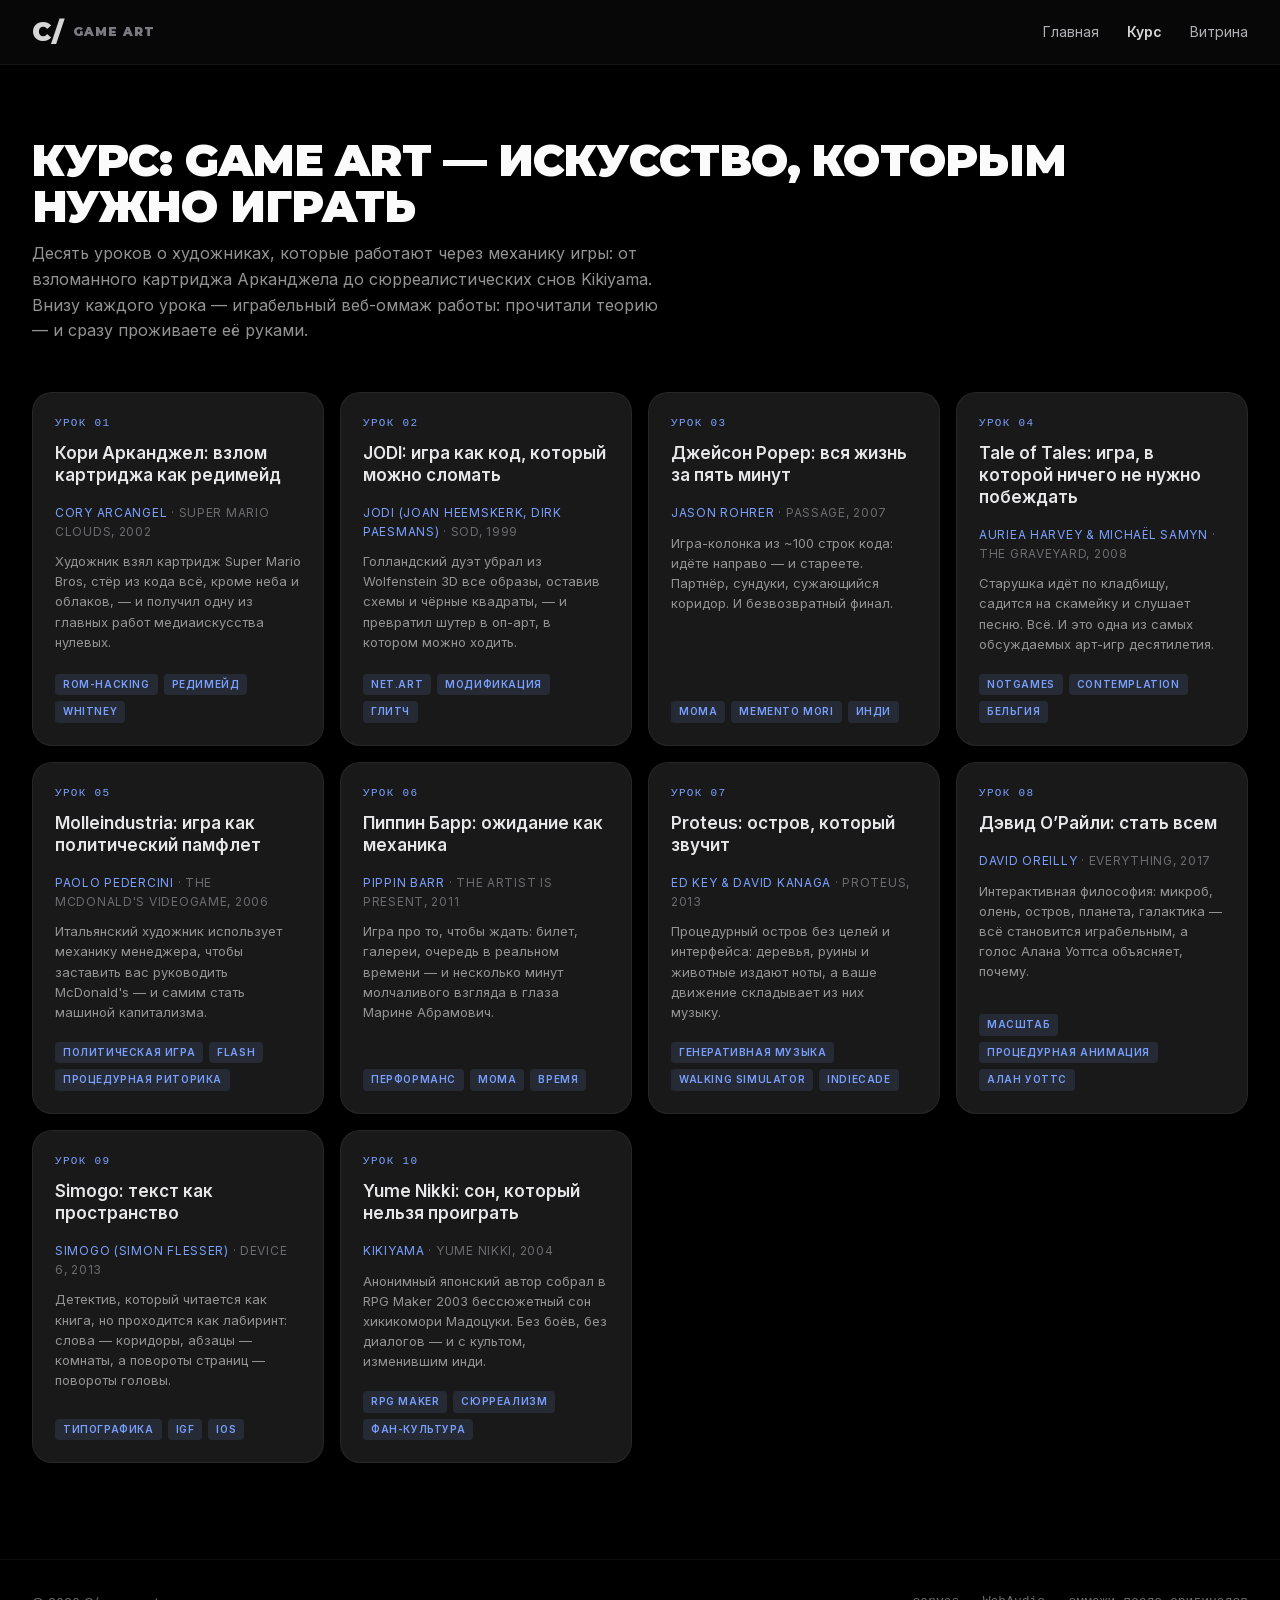
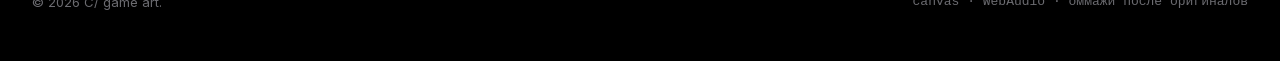
<file: course.html>
<!DOCTYPE html>
<html lang="ru">
<head>
  <meta charset="UTF-8" />
  <meta name="viewport" content="width=device-width, initial-scale=1.0" />
  <title>C/ game art — курс о художниках, работающих через игры</title>
  <link rel="stylesheet" href="assets/styles.css" />
  <link rel="stylesheet" href="assets/games.css" />
</head>
<body>
  <header class="site-header">
    <div class="wrap">
      <a class="brand" href="index.html">C/<span class="brand-sub">game art</span></a>
      <nav class="nav">
        <a href="index.html">Главная</a>
        <a href="course.html" class="active">Курс</a>
        <a href="arcade.html">Витрина</a>
      </nav>
    </div>
  </header>

  <main class="wrap">
    <div id="courseListView">
      <div class="page-head">
        <h1>Курс: game art — искусство, которым нужно играть</h1>
        <p>Десять уроков о художниках, которые работают через механику игры: от взломанного картриджа Арканджела до сюрреалистических снов Kikiyama. Внизу каждого урока — играбельный веб-оммаж работы: прочитали теорию — и сразу проживаете её руками.</p>
      </div>
      <div class="course-grid" id="courseGrid"></div>
    </div>
    <div id="lessonView" style="display: none;"></div>
  </main>

  <footer>
    <div class="wrap">
      <span>© 2026 C/ game art.</span>
      <span class="mono" style="color:#6b6b70;">canvas · WebAudio · оммажи после оригиналов</span>
    </div>
  </footer>

  <div class="toast" id="toast"></div>

  <script src="assets/games-data.js"></script>
  <script src="assets/games.js"></script>
  <script>
    const $ = (id) => document.getElementById(id);
    let gameApi = null;
    let toastTimer = null;

    function showToast(msg) {
      const t = $('toast');
      if (!t) return;
      t.textContent = msg;
      t.classList.add('show');
      clearTimeout(toastTimer);
      toastTimer = setTimeout(() => t.classList.remove('show'), 1800);
    }

    function bestScore(id) {
      try { return JSON.parse(localStorage.getItem('ga-best') || '{}')[id] ?? null; } catch { return null; }
    }

    function renderGrid() {
      const grid = $('courseGrid');
      grid.innerHTML = '';
      const done = JSON.parse(localStorage.getItem('ga-done') || '[]');
      GAME_COURSE.forEach((lesson, idx) => {
        const card = document.createElement('div');
        card.className = 'course-card';
        const b = bestScore(lesson.game);
        card.innerHTML = `
          <div class="num">УРОК ${lesson.num}${done.includes(lesson.id) ? ' · ✓' : ''}</div>
          <h4>${lesson.title}</h4>
          <div class="ga-artist">${lesson.artist} <span class="ga-year">· ${lesson.work}, ${lesson.year}</span></div>
          <p class="summary">${lesson.summary}</p>
          <div class="tags">${lesson.tags.map(t => `<span class="tag">${t}</span>`).join('')}</div>
        `;
        card.addEventListener('click', () => { location.hash = '#/' + idx; });
        grid.appendChild(card);
      });
    }

    function destroyGame() {
      if (gameApi) { gameApi.destroy(); gameApi = null; }
    }

    function markDone(id) {
      try {
        const done = JSON.parse(localStorage.getItem('ga-done') || '[]');
        if (!done.includes(id)) { done.push(id); localStorage.setItem('ga-done', JSON.stringify(done)); }
      } catch { }
    }

    function saveBest(gameId, score) {
      try {
        const all = JSON.parse(localStorage.getItem('ga-best') || '{}');
        if (score !== null && (all[gameId] === undefined || score > all[gameId])) {
          all[gameId] = score;
          localStorage.setItem('ga-best', JSON.stringify(all));
          return true;
        }
      } catch { }
      return false;
    }

    function showLesson(idx) {
      const lesson = GAME_COURSE[idx];
      if (!lesson) { location.hash = '#/'; return; }
      destroyGame();
      $('courseListView').style.display = 'none';
      const view = $('lessonView');
      view.style.display = 'block';

      const prevBtn = idx === 0
        ? '<span class="btn btn-ghost" style="opacity:.4;pointer-events:none">← Назад</span>'
        : `<a class="btn btn-ghost" href="#/${idx - 1}">← Урок ${GAME_COURSE[idx - 1].num}</a>`;
      const nextBtn = idx === GAME_COURSE.length - 1
        ? '<span class="btn btn-ghost" style="opacity:.4;pointer-events:none">Далее →</span>'
        : `<a class="btn btn-ghost" href="#/${idx + 1}">Урок ${GAME_COURSE[idx + 1].num} →</a>`;

      view.innerHTML = `
        <a class="back-link" href="#/">← Все уроки</a>
        <div class="lesson-content lesson-page">
          <div class="lesson-num">УРОК ${lesson.num} из ${String(GAME_COURSE.length).padStart(2, '0')}</div>
          <h2>${lesson.title}</h2>
          <p class="lesson-summary">${lesson.artist} · «${lesson.work}», ${lesson.year}. ${lesson.summary}</p>
          <div class="lesson-body">${lesson.body}</div>

          <div class="lesson-module">
            <div class="lm-head">
              <h4>Проживите работу</h4>
              <span class="lm-meta">веб-оммаж после «${lesson.work}» (${lesson.year})</span>
            </div>
            <div class="lm-body">
              <div class="ga-holder" id="gaHolder"></div>
            </div>
            <p class="ga-hint">Управление: <code>${lesson.controls}</code>. Это художественная отсылка к оригиналу, а не копия: она повторяет механику и настроение работы ${lesson.artist}.</p>
            <div class="ga-actions">
              <button class="btn btn-primary" id="gaRestart">↺ Начать заново</button>
              <span class="ga-score" id="gaScore"></span>
            </div>
          </div>

          <div class="exercise">
            <h5>Задание</h5>
            <p>${lesson.exercise}</p>
          </div>

          <div class="lesson-links">
            <a class="btn btn-ghost" href="arcade.html">Витрина всех работ →</a>
            <a class="btn btn-ghost" href="${lesson.official.url}" target="_blank" rel="noopener">Оригинал — ${lesson.official.label} ↗</a>
          </div>

          <div class="lesson-actions">
            <div class="nav-buttons">${prevBtn}${nextBtn}</div>
          </div>
        </div>
      `;
      window.scrollTo({ top: 0 });

      const scoreEl = $('gaScore');
      let recordBeaten = false;
      const refreshScore = (s) => {
        const b = bestScore(lesson.game);
        const tag = recordBeaten ? ' · новый рекорд ✦' : '';
        scoreEl.innerHTML = 'сейчас: <b>' + s + '</b> · лучший: <b>' + (b === null ? '—' : b) + '</b>' + tag;
      };
      refreshScore(0);

      gameApi = GameArt.mountGame($('gaHolder'), lesson.game, {
        onScore(s) {
          if (saveBest(lesson.game, s)) recordBeaten = true;
          refreshScore(s);
        },
        onEvent(name) {
          if (name === 'over') {
            markDone(lesson.id);
            showToast('Работа прожита ✦');
            renderGrid();
          }
        },
      });

      $('gaRestart').addEventListener('click', () => {
        if (gameApi) { gameApi.restart(); recordBeaten = false; showToast('Заново'); }
      });
    }

    function showList() {
      destroyGame();
      $('lessonView').style.display = 'none';
      $('courseListView').style.display = 'block';
      renderGrid();
    }

    function route() {
      const m = location.hash.match(/^#\/(\d+)$/);
      if (m) showLesson(parseInt(m[1], 10));
      else showList();
    }

    renderGrid();
    window.addEventListener('hashchange', route);
    route();
  </script>
</body>
</html>
</file>
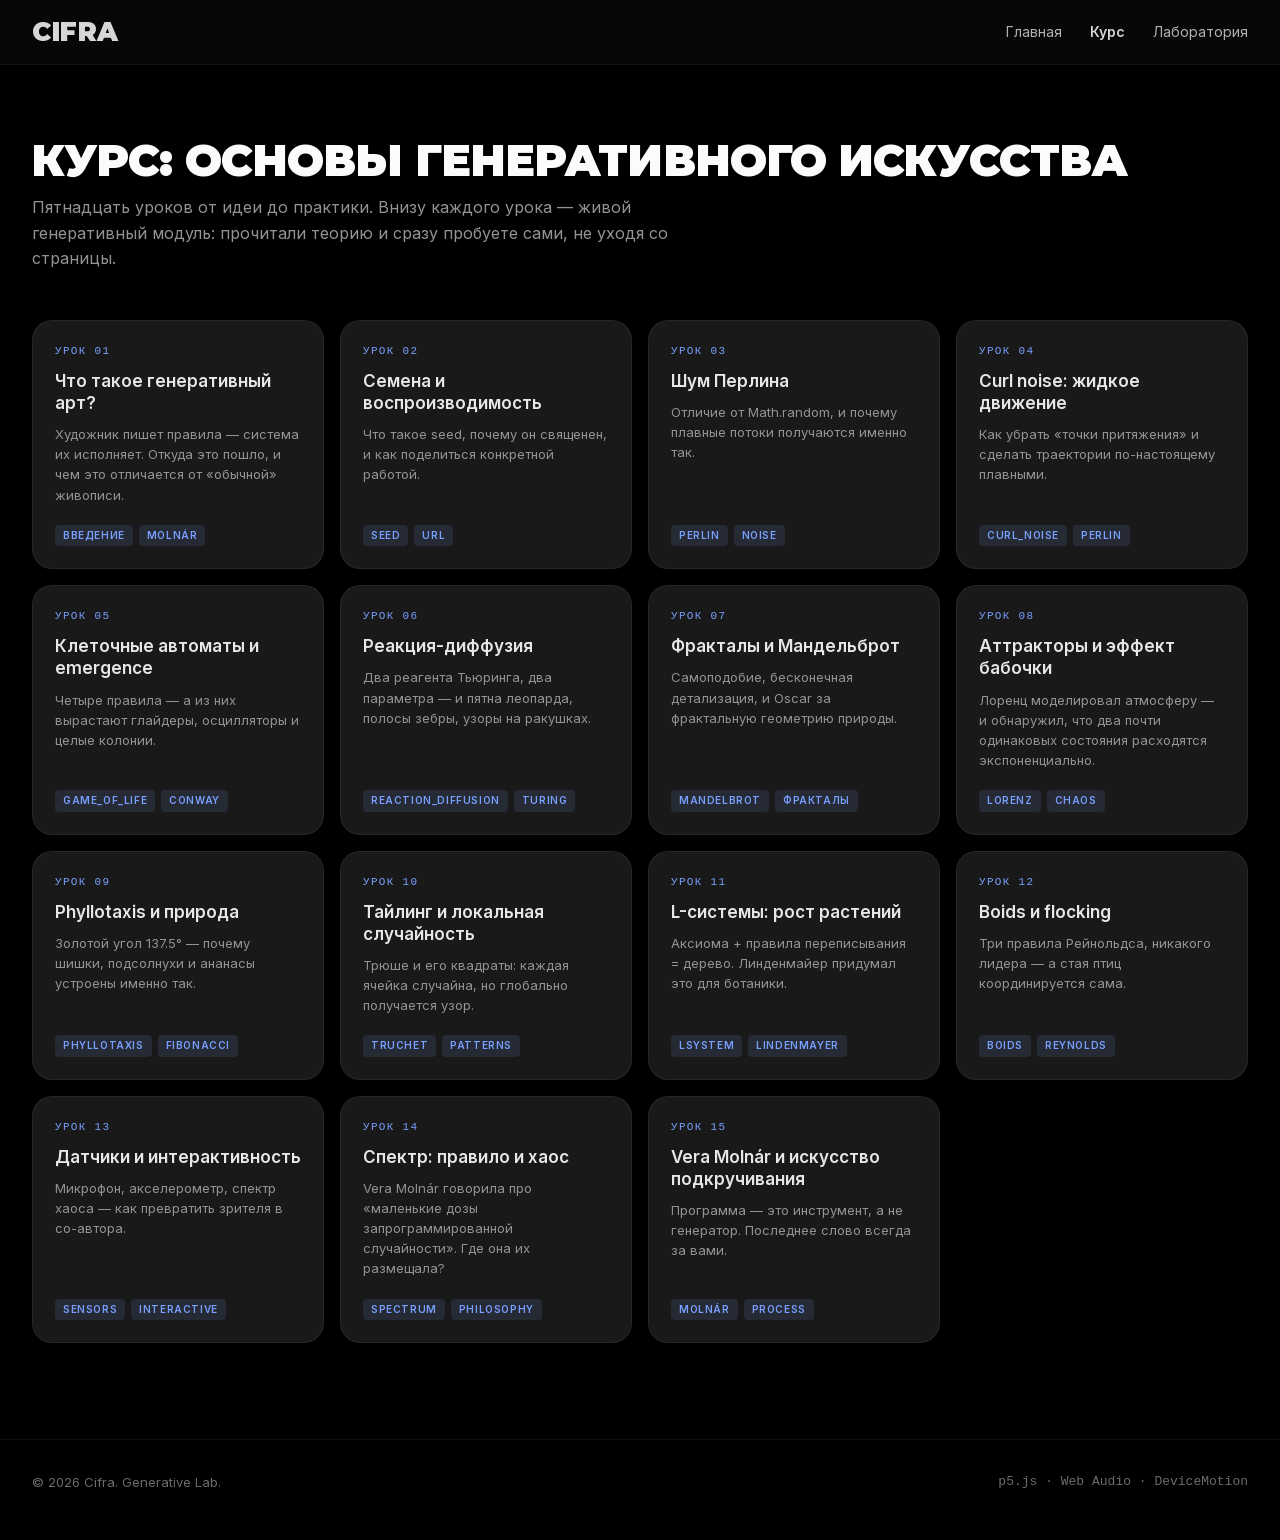
<file: lab/course.html>
<!DOCTYPE html>
<html lang="ru">
<head>
  <meta charset="UTF-8" />
  <meta name="viewport" content="width=device-width, initial-scale=1.0" />
  <title>Cifra · Курс по генеративному искусству</title>
  <link rel="stylesheet" href="assets/styles.css" />
</head>
<body>
  <header class="site-header">
    <div class="wrap">
      <a class="brand" href="index.html">CIFRA</a>
      <nav class="nav">
        <a href="index.html">Главная</a>
        <a href="course.html" class="active">Курс</a>
        <a href="lab.html">Лаборатория</a>
      </nav>
    </div>
  </header>

  <main class="wrap">
    <div id="courseListView">
      <div class="page-head">
        <h1>Курс: основы генеративного искусства</h1>
        <p>Пятнадцать уроков от идеи до практики. Внизу каждого урока — живой генеративный модуль: прочитали теорию и сразу пробуете сами, не уходя со страницы.</p>
      </div>
      <div class="course-grid" id="courseGrid"></div>
    </div>
    <div id="lessonView" style="display: none;"></div>
  </main>

  <footer>
    <div class="wrap">
      <span>© 2026 Cifra. Generative Lab.</span>
      <span class="mono" style="color:#6b6b70;">p5.js · Web Audio · DeviceMotion</span>
    </div>
  </footer>

  <div class="toast" id="toast"></div>

  <script src="assets/p5.min.js"></script>
  <script src="assets/engine.js"></script>
  <script src="assets/course-data.js"></script>
  <script src="assets/course.js"></script>
</body>
</html>
</file>
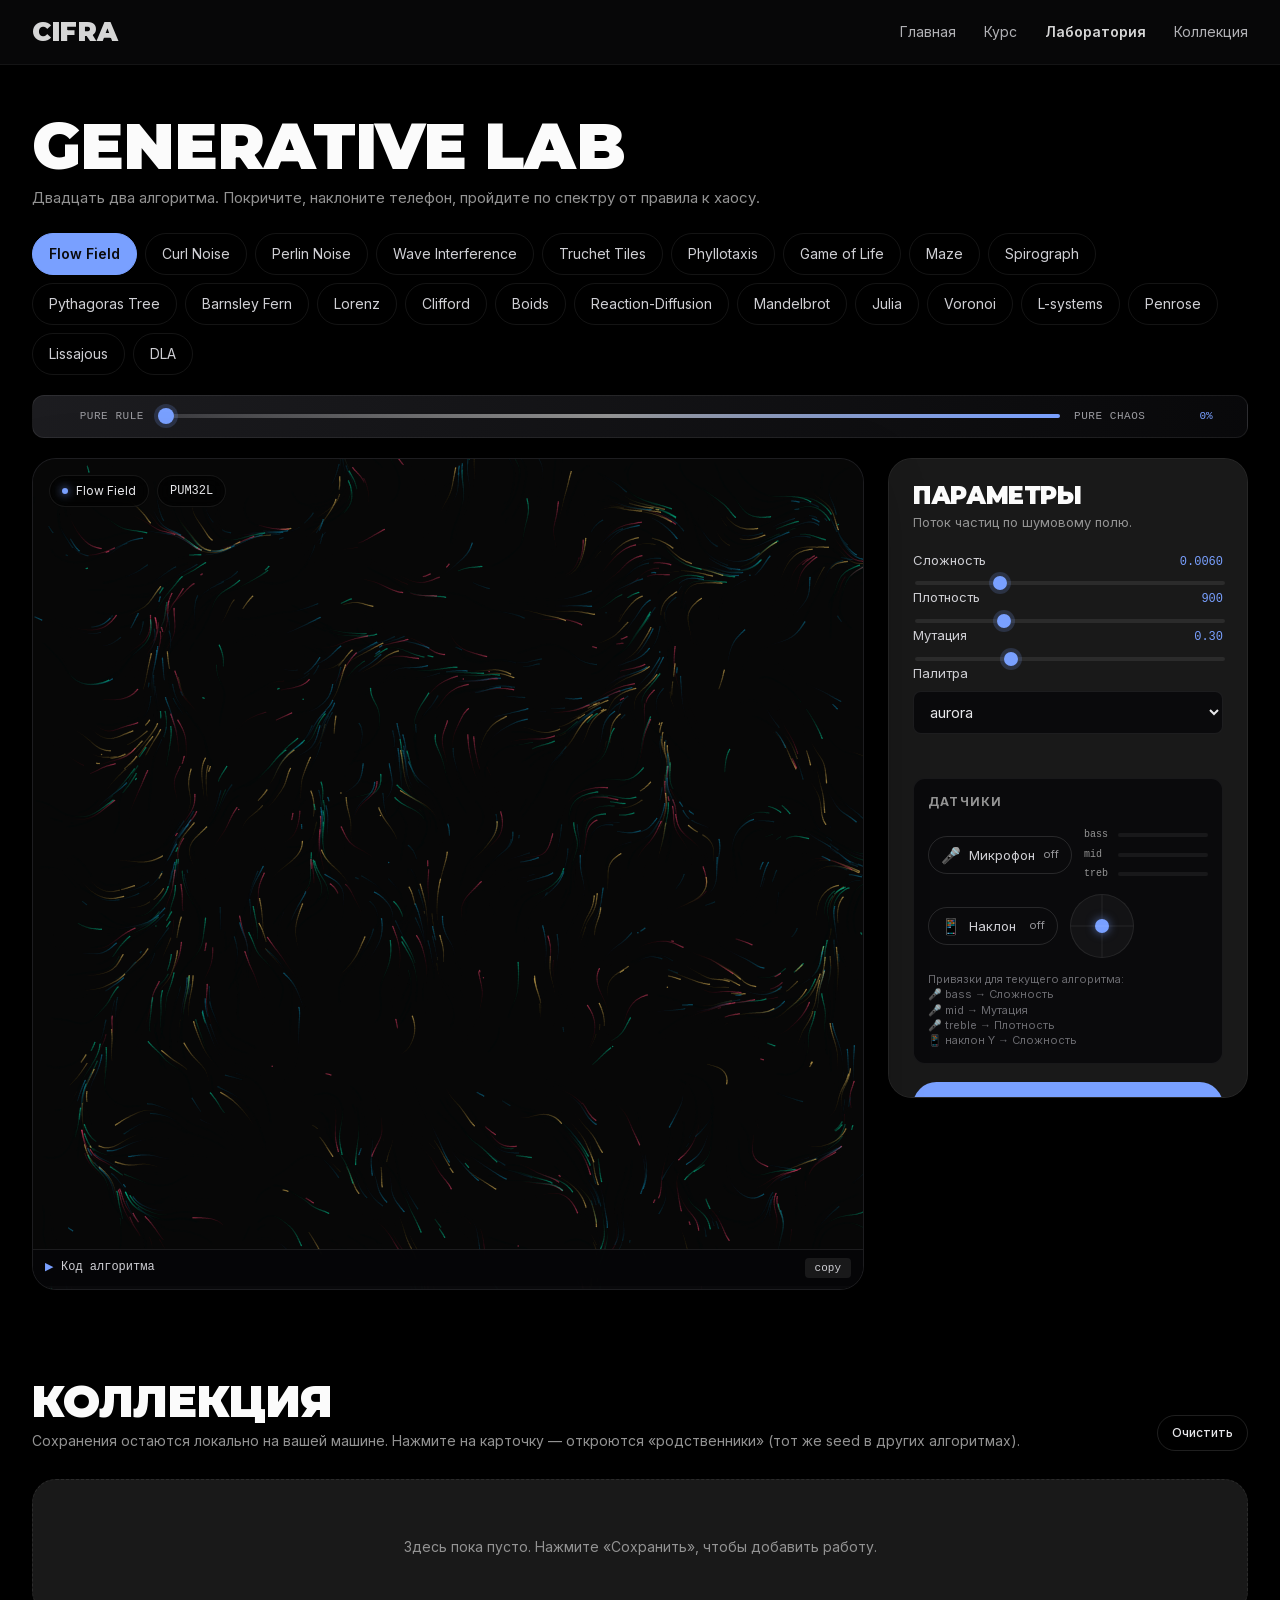
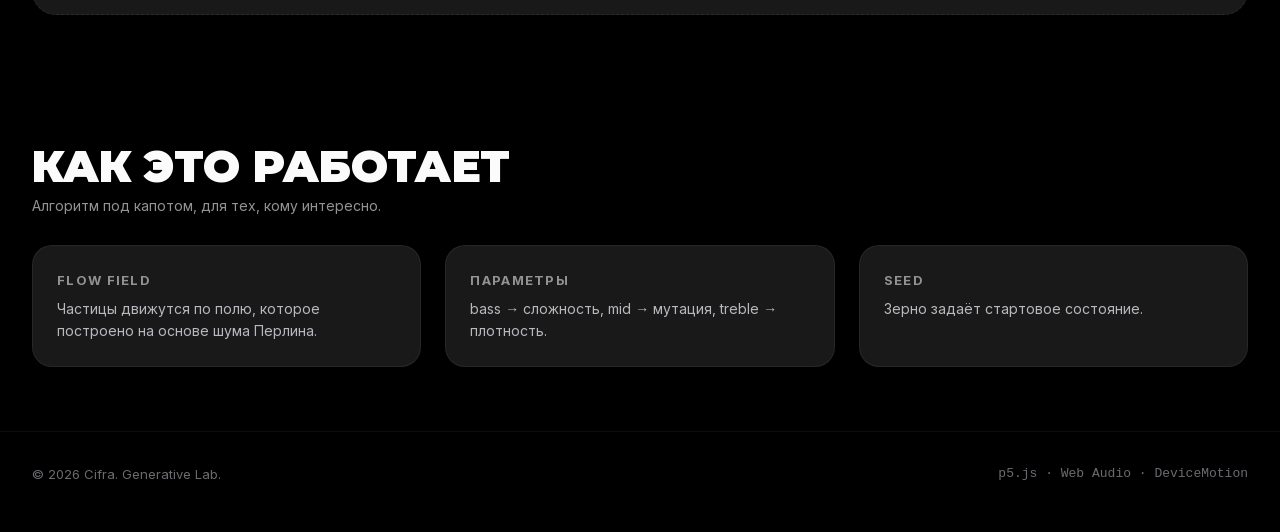
<file: lab/lab.html>
<!DOCTYPE html>
<html lang="ru">
<head>
  <meta charset="UTF-8" />
  <meta name="viewport" content="width=device-width, initial-scale=1.0" />
  <title>Cifra · Generative Lab</title>
  <link rel="stylesheet" href="assets/styles.css" />
</head>
<body>
  <header class="site-header">
    <div class="wrap">
      <a class="brand" href="index.html">CIFRA</a>
      <nav class="nav">
        <a href="index.html">Главная</a>
        <a href="course.html">Курс</a>
        <a href="lab.html" class="active">Лаборатория</a>
        <a href="#gallery" class="nav-anchor">Коллекция</a>
      </nav>
    </div>
  </header>

  <main class="wrap">
    <section class="hero" id="generator">
      <div style="margin-bottom: 24px;">
        <h1>Generative Lab</h1>
        <p style="color: #939393; margin-top: 6px;">Двадцать два алгоритма. Покричите, наклоните телефон, пройдите по спектру от правила к хаосу.</p>
      </div>

      <div class="algo-tabs" id="algoTabs"></div>

      <div class="spectrum-bar">
        <span class="label left">Pure rule</span>
        <input type="range" id="spectrum" min="0" max="1" step="0.01" value="0" />
        <span class="label right">Pure chaos</span>
        <span class="spectrum-value" id="spectrumValue">0%</span>
      </div>

      <div class="generator">
        <div class="canvas-wrap">
          <div id="canvas-holder"></div>
          <div class="canvas-overlay">
            <span class="chip"><span class="dot"></span><span id="chipAlgo">Flow Field</span></span>
            <span class="chip mono" id="chipSeed">—</span>
          </div>
          <div class="rec-indicator" id="recIndicator">
            <span class="pulse"></span>
            <span>REC</span>
          </div>
          <div class="code-drawer" id="codeDrawer">
            <div class="code-drawer-header" id="codeDrawerHeader">
              <span class="title"><span class="icon">▶</span> <span>Код алгоритма</span></span>
              <button class="btn-mini" id="codeCopy">copy</button>
            </div>
            <pre id="codeContent"></pre>
          </div>
        </div>

        <aside class="controls">
          <div>
            <h2 id="algoTitle">Параметры</h2>
            <p class="muted" id="algoShort">—</p>
          </div>

          <div id="params"></div>

          <div class="divider"></div>

          <div class="sensors">
            <h3>Датчики</h3>
            <div class="sensor-row">
              <button id="micToggle" class="sensor-btn">
                <span class="icon">🎤</span>
                <span>Микрофон</span>
                <span class="state">off</span>
              </button>
              <div class="band-meters">
                <div class="band-row bass"><span class="band-label">bass</span><div class="band-bar"><div class="band-fill" id="bassBar"></div></div></div>
                <div class="band-row mid"><span class="band-label">mid</span><div class="band-bar"><div class="band-fill" id="midBar"></div></div></div>
                <div class="band-row treble"><span class="band-label">treb</span><div class="band-bar"><div class="band-fill" id="trebleBar"></div></div></div>
              </div>
            </div>
            <div class="sensor-row">
              <button id="tiltToggle" class="sensor-btn">
                <span class="icon">📱</span>
                <span>Наклон</span>
                <span class="state">off</span>
              </button>
              <div class="tilt-pad"><div class="tilt-dot" id="tiltDot"></div></div>
            </div>
            <p class="sensor-hint" id="sensorHint">Включите датчик, чтобы управлять параметром в реальном времени.</p>
          </div>

          <button id="regenerate" class="btn btn-primary">Пересоздать</button>

          <div class="seed">
            <span style="color:#939393;">Seed</span>
            <code id="seedDisplay">—</code>
            <button id="copySeed" title="Скопировать">copy</button>
          </div>

          <div style="display: grid; grid-template-columns: 1fr 1fr; gap: 8px;">
            <button id="save" class="btn btn-ghost">＋ Сохранить</button>
            <button id="share" class="btn btn-ghost">↗ Поделиться</button>
          </div>
          <button id="record" class="btn btn-ghost">⏺ Записать 3 сек</button>
          <button id="walk" class="btn btn-ghost">🚶 Walk 30 сек</button>

          <div class="daily-badge">
            <span class="label">📅 Сегодня:</span>
            <span class="date" id="dailyDate">—</span>
            <button id="dailyTake" title="Загрузить работу сегодняшнего дня">взять</button>
          </div>
        </aside>
      </div>
    </section>

    <section id="gallery">
      <div class="section-head">
        <div>
          <h2>Коллекция</h2>
          <p>Сохранения остаются локально на вашей машине. Нажмите на карточку — откроются «родственники» (тот же seed в других алгоритмах).</p>
        </div>
        <button id="clearGallery" class="btn btn-ghost" style="font-size: 12px; padding: 8px 14px;">Очистить</button>
      </div>
      <div id="galleryGrid" class="gallery"></div>
    </section>

    <section id="about">
      <div class="section-head">
        <div>
          <h2>Как это работает</h2>
          <p>Алгоритм под капотом, для тех, кому интересно.</p>
        </div>
      </div>
      <div class="about-grid" id="aboutGrid"></div>
    </section>
  </main>

  <footer>
    <div class="wrap">
      <span>© 2026 Cifra. Generative Lab.</span>
      <span class="mono" style="color:#6b6b70;">p5.js · Web Audio · DeviceMotion</span>
    </div>
  </footer>

  <div class="toast" id="toast">Сохранено</div>

  <div class="relatives-modal" id="relativesModal">
    <div class="relatives-content">
      <div style="display: flex; justify-content: space-between; align-items: start;">
        <div>
          <h3>Семья: <code id="relativesSeed" style="color: #79A0FF;"></code></h3>
          <p style="color: #939393; font-size: 13px; margin-top: 4px;">Тот же seed во всех алгоритмах. Нажмите, чтобы открыть.</p>
        </div>
        <button class="relatives-close" id="relativesClose">×</button>
      </div>
      <div class="relatives-grid" id="relativesGrid"></div>
    </div>
  </div>

  <div class="walk-modal" id="walkModal">
    <div class="walk-content">
      <div style="display: flex; justify-content: space-between; align-items: start;">
        <div>
          <h3 style="font-size: 20px;">Walk завершён</h3>
          <p style="color: #939393; font-size: 13px; margin-top: 4px;">30 секунд путешествия по пространству параметров. <span id="walkCount"></span></p>
        </div>
        <button class="relatives-close" id="walkClose">×</button>
      </div>
      <div class="walk-flipbook" id="walkFlipbook"></div>
      <div class="actions">
        <button class="btn btn-ghost" id="walkDownload">⤓ Скачать видео (.webm)</button>
        <button class="btn btn-primary" id="walkAgain">🔁 Повторить</button>
      </div>
    </div>
  </div>

  <script src="assets/p5.min.js"></script>
  <script src="assets/engine.js"></script>
  <script src="assets/lab.js"></script>
</body>
</html>
</file>
